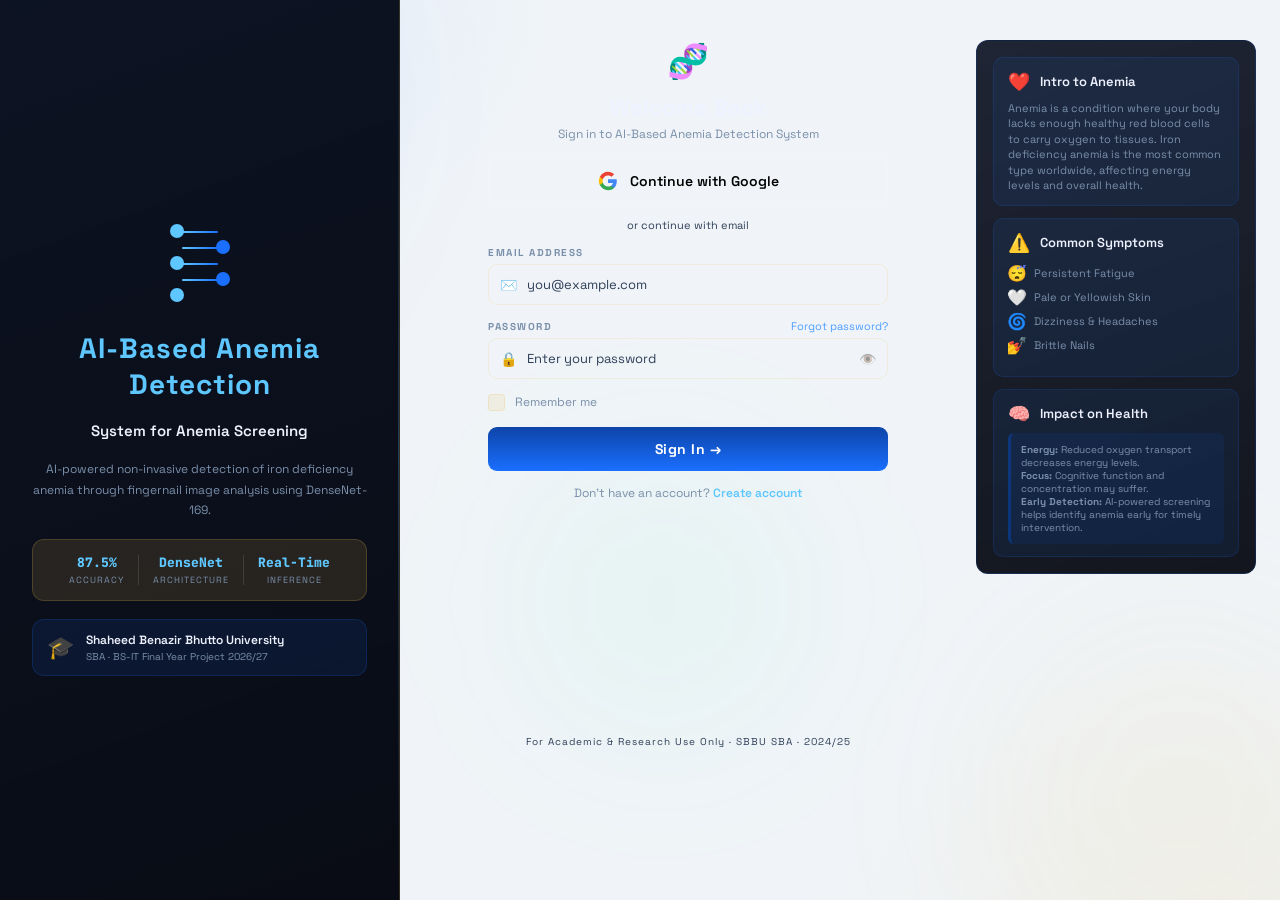
<file: login.html>
<!DOCTYPE html>
<html lang="en">
<head>
  <meta charset="UTF-8" />
  <meta name="viewport" content="width=device-width, initial-scale=1.0" />
  <title>AI-Based Anemia Detection System | Login</title>
  <link rel="stylesheet" href="login.css" />
  <link href="https://fonts.googleapis.com/css2?family=Space+Grotesk:wght@300;400;500;600;700&family=JetBrains+Mono:wght@400;600&display=swap" rel="stylesheet" />
  <style>
    /* ═══════════════════════════════════════════
       ANEMIA EDUCATION SECTION STYLES
    ═══════════════════════════════════════════ */

    .auth-panel {
      display: grid;
      grid-template-columns: 1fr 300px;
      gap: 30px;
      align-items: flex-start;
      padding: 40px 24px;
      overflow-y: auto;
      position: relative;
      min-height: 100vh;
    }

    .auth-form-wrapper {
      display: flex;
      flex-direction: column;
      align-items: center;
      justify-content: center;
      width: 100%;
    }

    .anemia-info-section {
      padding: 16px;
      display: flex;
      flex-direction: column;
      gap: 12px;
      animation: fadeInUp 0.6s ease-out;
      position: sticky;
      top: -10px;
      height: fit-content;
      background: linear-gradient(160deg, rgba(8,14,30,0.9) 0%, rgba(6,9,18,0.95) 100%);
      border: 1px solid rgba(0, 82, 204, 0.2);
      border-radius: 12px;
    }

    .anemia-card {
      background: rgba(26,111,255,0.08);
      border: 1px solid rgba(26,111,255,0.15);
      border-radius: 10px;
      padding: 12px 14px;
      animation: fadeInUp 0.6s ease-out;
    }

    .anemia-card:nth-child(2) {
      animation-delay: 0.1s;
    }

    .anemia-card:nth-child(3) {
      animation-delay: 0.2s;
    }

    .anemia-header {
      display: flex;
      align-items: center;
      gap: 10px;
      margin-bottom: 8px;
    }

    .anemia-header h3 {
      font-size: 13px;
      font-weight: 600;
      color: #eef2ff;
      margin: 0;
    }

    .anemia-header-icon {
      font-size: 18px;
      animation: heartbeat 1.5s ease-in-out infinite;
    }

    .anemia-desc {
      font-size: 11px;
      color: #7a8faa;
      line-height: 1.4;
      margin: 0;
    }

    .symptoms-list {
      list-style: none;
      margin: 10px 0;
      padding: 0;
      display: flex;
      flex-direction: column;
      gap: 6px;
    }

    .symptoms-list li {
      display: flex;
      align-items: center;
      gap: 8px;
      font-size: 11px;
      color: #7a8faa;
    }

    .symptom-icon {
      font-size: 16px;
      display: inline-flex;
      align-items: center;
      justify-content: center;
      width: 18px;
      height: 18px;
      transition: transform 0.3s ease, filter 0.3s ease;
    }

    .symptoms-list li:hover .symptom-icon {
      transform: scale(1.2) rotate(5deg);
      filter: brightness(1.2);
    }

    .impacts-box {
      background: rgba(0, 82, 204, 0.1);
      border-left: 3px solid rgba(0, 82, 204, 0.4);
      padding: 10px;
      border-radius: 6px;
    }

    .impacts-box p {
      margin: 0;
      font-size: 10px;
      color: #7a8faa;
      line-height: 1.3;
    }

    .blood-cell-animation {
      width: 50px;
      height: 50px;
      margin: 0 auto 8px;
    }

    @keyframes fadeInUp {
      from {
        opacity: 0;
        transform: translateY(20px);
      }
      to {
        opacity: 1;
        transform: translateY(0);
      }
    }

    @keyframes heartbeat {
      0%, 100% {
        transform: scale(1);
      }
      25% {
        transform: scale(1.1);
      }
      50% {
        transform: scale(1);
      }
    }

    /* Responsive Design */
    @media (max-width: 1400px) {
      .auth-panel {
        grid-template-columns: 1fr 280px;
        gap: 24px;
      }
    }

    @media (max-width: 1024px) {
      .auth-panel {
        grid-template-columns: 1fr;
        gap: 20px;
      }

      .anemia-info-section {
        order: -1;
        position: static;
        padding: 20px 0;
        display: grid;
        grid-template-columns: repeat(3, 1fr);
        gap: 12px;
      }

      .blood-cell-animation {
        grid-column: 1 / -1;
      }
    }

    @media (max-width: 768px) {
      .auth-panel {
        padding: 20px 12px 40px;
        min-height: auto;
      }

      .anemia-info-section {
        grid-template-columns: 1fr;
        padding: 16px 0;
      }

      .anemia-card {
        padding: 12px;
      }

      .anemia-header h3 {
        font-size: 13px;
      }

      .anemia-desc {
        font-size: 11px;
      }
    }
  </style>
</head>
<body>

  <div class="bg-blob blob1"></div>
  <div class="bg-blob blob2"></div>
  <div class="bg-blob blob3"></div>

  <div class="auth-wrapper">

    <!-- ══ LEFT: BRAND PANEL ══ -->
    <div class="brand-panel">
      <div class="brand-inner">

        <div class="dna-wrap">
          <div class="dna-dot dd1"></div>
          <div class="dna-dot dd2"></div>
          <div class="dna-dot dd3"></div>
          <div class="dna-dot dd4"></div>
          <div class="dna-dot dd5"></div>
          <div class="dna-line dl1"></div>
          <div class="dna-line dl2"></div>
          <div class="dna-line dl3"></div>
          <div class="dna-line dl4"></div>
        </div>

        <div class="brand-name">AI-Based Anemia Detection</div>
        <div class="brand-tag">System for Anemia Screening</div>
        <div class="brand-desc">AI-powered non-invasive detection of iron deficiency anemia through fingernail image analysis using DenseNet-169.</div>

        <div class="brand-stats">
          <div class="bstat"><div class="bstat-num">87.5%</div><div class="bstat-lbl">Accuracy</div></div>
          <div class="bstat-sep"></div>
          <div class="bstat"><div class="bstat-num">DenseNet</div><div class="bstat-lbl">Architecture</div></div>
          <div class="bstat-sep"></div>
          <div class="bstat"><div class="bstat-num">Real-Time</div><div class="bstat-lbl">Inference</div></div>
        </div>

        <div class="brand-uni">
          <span class="uni-ico">🎓</span>
          <div>
            <div class="uni-name">Shaheed Benazir Bhutto University</div>
            <div class="uni-sub">SBA · BS-IT Final Year Project 2026/27</div>
          </div>
        </div>

      </div>
    </div>

    <!-- ══ RIGHT: AUTH PANEL ══ -->
    <div class="auth-panel">

      <!-- AUTH FORMS WRAPPER -->
      <div class="auth-form-wrapper">

      <!-- LOGIN -->
      <div class="auth-card active" id="card-login">
        <div class="card-head">
          <span class="card-ico">🧬</span>
          <h1 class="card-title">Welcome Back</h1>
          <p class="card-sub">Sign in to AI-Based Anemia Detection System</p>
        </div>

        <button class="google-btn" onclick="googleAuth()">
          <svg width="20" height="20" viewBox="0 0 24 24">
            <path d="M22.56 12.25c0-.78-.07-1.53-.2-2.25H12v4.26h5.92c-.26 1.37-1.04 2.53-2.21 3.31v2.77h3.57c2.08-1.92 3.28-4.74 3.28-8.09z" fill="#4285F4"/>
            <path d="M12 23c2.97 0 5.46-.98 7.28-2.66l-3.57-2.77c-.98.66-2.23 1.06-3.71 1.06-2.86 0-5.29-1.93-6.16-4.53H2.18v2.84C3.99 20.53 7.7 23 12 23z" fill="#34A853"/>
            <path d="M5.84 14.09c-.22-.66-.35-1.36-.35-2.09s.13-1.43.35-2.09V7.07H2.18C1.43 8.55 1 10.22 1 12s.43 3.45 1.18 4.93l2.85-2.22.81-.62z" fill="#FBBC05"/>
            <path d="M12 5.38c1.62 0 3.06.56 4.21 1.64l3.15-3.15C17.45 2.09 14.97 1 12 1 7.7 1 3.99 3.47 2.18 7.07l3.66 2.84c.87-2.6 3.3-4.53 6.16-4.53z" fill="#EA4335"/>
          </svg>
          Continue with Google
        </button>

        <div class="or-line"><span>or continue with email</span></div>

        <div class="field">
          <label class="flbl">Email Address</label>
          <div class="fwrap"><span class="fico">✉️</span><input class="finput" id="l-email" type="email" placeholder="you@example.com" /></div>
        </div>

        <div class="field">
          <div class="flbl-row">
            <label class="flbl">Password</label>
            <span class="forgot-lnk" onclick="switchTo('forgot')">Forgot password?</span>
          </div>
          <div class="fwrap">
            <span class="fico">🔒</span>
            <input class="finput" id="l-pass" type="password" placeholder="Enter your password" />
            <span class="eye" onclick="toggleEye('l-pass',this)">👁️</span>
          </div>
        </div>

        <label class="chk-row">
          <input type="checkbox" id="l-rem" />
          <span class="chk-box"></span>
          <span class="chk-txt">Remember me</span>
        </label>

        <button class="sbtn" onclick="doLogin()">Sign In →</button>

        <p class="sw-row">Don't have an account? <span class="sw-lnk" onclick="switchTo('signup')">Create account</span></p>
      </div>

      <!-- SIGNUP -->
      <div class="auth-card" id="card-signup">
        <div class="card-head">
          <span class="card-ico">🧬</span>
          <h1 class="card-title">Create Account</h1>
          <p class="card-sub">Join AI-Based Anemia Detection Research Portal</p>
        </div>

        <button class="google-btn" onclick="googleAuth()">
          <svg width="20" height="20" viewBox="0 0 24 24">
            <path d="M22.56 12.25c0-.78-.07-1.53-.2-2.25H12v4.26h5.92c-.26 1.37-1.04 2.53-2.21 3.31v2.77h3.57c2.08-1.92 3.28-4.74 3.28-8.09z" fill="#4285F4"/>
            <path d="M12 23c2.97 0 5.46-.98 7.28-2.66l-3.57-2.77c-.98.66-2.23 1.06-3.71 1.06-2.86 0-5.29-1.93-6.16-4.53H2.18v2.84C3.99 20.53 7.7 23 12 23z" fill="#34A853"/>
            <path d="M5.84 14.09c-.22-.66-.35-1.36-.35-2.09s.13-1.43.35-2.09V7.07H2.18C1.43 8.55 1 10.22 1 12s.43 3.45 1.18 4.93l2.85-2.22.81-.62z" fill="#FBBC05"/>
            <path d="M12 5.38c1.62 0 3.06.56 4.21 1.64l3.15-3.15C17.45 2.09 14.97 1 12 1 7.7 1 3.99 3.47 2.18 7.07l3.66 2.84c.87-2.6 3.3-4.53 6.16-4.53z" fill="#EA4335"/>
          </svg>
          Sign up with Google
        </button>

        <div class="or-line"><span>or sign up with email</span></div>

        <div class="two-col">
          <div class="field">
            <label class="flbl">First Name</label>
            <div class="fwrap"><span class="fico">👤</span><input class="finput" id="s-fname" type="text" placeholder="Hassan" /></div>
          </div>
          <div class="field">
            <label class="flbl">Last Name</label>
            <div class="fwrap"><span class="fico">👤</span><input class="finput" id="s-lname" type="text" placeholder="Ali" /></div>
          </div>
        </div>

        <div class="field">
          <label class="flbl">Email Address</label>
          <div class="fwrap"><span class="fico">✉️</span><input class="finput" id="s-email" type="email" placeholder="you@example.com" /></div>
        </div>

        <div class="field">
          <label class="flbl">Role</label>
          <div class="fwrap">
            <span class="fico">🏥</span>
            <select class="finput fselect" id="s-role">
              <option>User</option><option>Administrator</option>
            </select>
          </div>
        </div>

        <div class="field">
          <label class="flbl">Password</label>
          <div class="fwrap">
            <span class="fico">🔒</span>
            <input class="finput" id="s-pass" type="password" placeholder="Min. 8 characters" oninput="strengthCheck(this.value)" />
            <span class="eye" onclick="toggleEye('s-pass',this)">👁️</span>
          </div>
          <div class="str-bar"><div class="str-fill" id="str-fill"></div></div>
          <div class="str-txt" id="str-txt"></div>
        </div>

        <div class="field">
          <label class="flbl">Confirm Password</label>
          <div class="fwrap">
            <span class="fico">🔒</span>
            <input class="finput" id="s-confirm" type="password" placeholder="Repeat password" />
            <span class="eye" onclick="toggleEye('s-confirm',this)">👁️</span>
          </div>
        </div>

        <label class="chk-row">
          <input type="checkbox" id="s-terms" />
          <span class="chk-box"></span>
          <span class="chk-txt">I agree to the <u>Terms of Use</u> and <u>Privacy Policy</u></span>
        </label>

        <button class="sbtn" onclick="doSignup()">Create Account →</button>

        <p class="sw-row">Already have an account? <span class="sw-lnk" onclick="switchTo('login')">Sign in</span></p>
      </div>

      <!-- FORGOT -->
      <div class="auth-card" id="card-forgot">
        <div class="card-head">
          <span class="card-ico">🔑</span>
          <h1 class="card-title">Reset Password</h1>
          <p class="card-sub">We'll send a reset link to your email</p>
        </div>

        <div class="field">
          <label class="flbl">Email Address</label>
          <div class="fwrap"><span class="fico">✉️</span><input class="finput" id="f-email" type="email" placeholder="you@example.com" /></div>
        </div>

        <button class="sbtn" onclick="doForgot()">Send Reset Link →</button>
        <p class="sw-row"><span class="sw-lnk" onclick="switchTo('login')">← Back to Sign In</span></p>
      </div>

      </div><!-- END: auth-form-wrapper -->

      <!-- ANEMIA INFO SECTION -->
      <div class="anemia-info-section">

        <!-- Intro to Anemia -->
        <div class="anemia-card">
          <div class="anemia-header">
            <span class="anemia-header-icon">❤️</span>
            <h3>Intro to Anemia</h3>
          </div>
          <p class="anemia-desc">
            Anemia is a condition where your body lacks enough healthy red blood cells to carry oxygen to tissues. Iron deficiency anemia is the most common type worldwide, affecting energy levels and overall health.
          </p>
        </div>

        <!-- Symptoms -->
        <div class="anemia-card">
          <div class="anemia-header">
            <span class="anemia-header-icon">⚠️</span>
            <h3>Common Symptoms</h3>
          </div>
          <ul class="symptoms-list">
            <li><span class="symptom-icon">😴</span> Persistent Fatigue</li>
            <li><span class="symptom-icon">🤍</span> Pale or Yellowish Skin</li>
            <li><span class="symptom-icon">🌀</span> Dizziness & Headaches</li>
            <li><span class="symptom-icon">💅</span> Brittle Nails</li>
          </ul>
        </div>

        <!-- Impact Section -->
        <div class="anemia-card">
          <div class="anemia-header">
            <span class="anemia-header-icon">🧠</span>
            <h3>Impact on Health</h3>
          </div>
          <div class="impacts-box">
            <p>
              <strong>Energy:</strong> Reduced oxygen transport decreases energy levels.<br/>
              <strong>Focus:</strong> Cognitive function and concentration may suffer.<br/>
              <strong>Early Detection:</strong> AI-powered screening helps identify anemia early for timely intervention.
            </p>
          </div>
        </div>
      </div>

      <div class="auth-footer">For Academic &amp; Research Use Only · SBBU SBA · 2024/25</div>

    </div>
  </div>

  <div id="toasts"></div>
  <script src="login.js"></script>
</body>
</html>
</file>
<file: login.css>
/* ═══════════════════════════════════════════
   NAILSCAN AI — login.css
   Dark Gold Theme · Login + Signup
═══════════════════════════════════════════ */

@import url('https://fonts.googleapis.com/css2?family=Space+Grotesk:wght@300;400;500;600;700&family=JetBrains+Mono:wght@400;600&display=swap');

:root {
  --bg:        #f0f4f8;
  --panel:     #ffffff;
  --gold:      #5fc7ff;
  --goldbrt:   #5fc7ff;
  --golddim:   rgba(232,184,75,0.12);
  --goldbdr:   rgba(232,184,75,0.20);
  --blue:      #1a6fff;
  --bluebrt:   #4d9eff;
  --bluedim:   rgba(26,111,255,0.10);
  --red:       #ff4060;
  --green:     #10d98a;
  --txtpri:    #eef2ff;
  --txtsec:    #7a8faa;
  --txtmut:    #2e3e58;
  --bdr:       rgba(244, 244, 244, 0.12);
  --r:         12px;
  --rsm:       9px;
  --font:      'Space Grotesk', sans-serif;
  --mono:      'JetBrains Mono', monospace;
  --t:         0.2s ease;
}

*, *::before, *::after { box-sizing: border-box; margin: 0; padding: 0; }
html, body { height: 100%; }

body {
  font-family: var(--font);
  background: var(--bg);
  color: var(--txtpri);
  min-height: 100vh;
  overflow-x: hidden;
  background-image:
    radial-gradient(ellipse 65% 55% at 5% 0%,   rgba(26,111,255,0.08) 0%, transparent 60%),
    radial-gradient(ellipse 55% 45% at 95% 100%, rgba(232,184,75,0.06) 0%, transparent 60%);
}

/* ── Scrollbar ── */
::-webkit-scrollbar { width: 4px; }
::-webkit-scrollbar-thumb { background: var(--goldbdr); border-radius: 99px; }

/* ════════════════════════════════════════════
   BACKGROUND BLOBS
════════════════════════════════════════════ */
.bg-blob {
  position: fixed;
  border-radius: 50%;
  filter: blur(80px);
  pointer-events: none;
  z-index: 0;
  animation: blobFloat ease-in-out infinite;
}
.blob1 { width:500px; height:500px; background:rgba(26,111,255,0.06);  top:-150px;  left:-150px;  animation-duration:20s; }
.blob2 { width:400px; height:400px; background:rgba(232,184,75,0.05);  bottom:-100px; right:-100px; animation-duration:25s; animation-delay:5s; }
.blob3 { width:300px; height:300px; background:rgba(16,217,138,0.04);  top:50%;     left:40%;    animation-duration:18s; animation-delay:10s; }
@keyframes blobFloat {
  0%,100% { transform: translate(0,0) scale(1); }
  33%      { transform: translate(20px,-20px) scale(1.05); }
  66%      { transform: translate(-15px,15px) scale(0.97); }
}

/* ════════════════════════════════════════════
   LAYOUT
════════════════════════════════════════════ */
.auth-wrapper {
  display: flex;
  min-height: 100vh;
  position: relative;
  z-index: 1;
}

/* ════════════════════════════════════════════
   LEFT — BRAND PANEL
════════════════════════════════════════════ */
.brand-panel {
  width: 400px;
  flex-shrink: 0;
  background: linear-gradient(160deg, rgba(8,14,30,0.98) 0%, rgba(6,9,18,0.99) 100%);
  border-right: 1px solid var(--goldbdr);
  display: flex;
  align-items: center;
  justify-content: center;
  padding: 40px 32px;
  position: sticky;
  top: 0;
  height: 100vh;
  overflow: hidden;
}
.brand-panel::after {
  content: '';
  position: absolute;
  top: 0; right: 0;
  width: 1px; height: 100%;
  background: linear-gradient(180deg, transparent 0%, var(--gold) 50%, transparent 100%);
  opacity: 0.25;
}

.brand-inner {
  display: flex;
  flex-direction: column;
  gap: 18px;
  width: 100%;
}

/* DNA */
.dna-wrap {
  position: relative;
  width: 64px;
  height: 84px;
  margin: 0 auto 4px;
}
.dna-dot {
  position: absolute;
  width: 14px; height: 14px;
  border-radius: 50%;
  animation: dnaPop 1.4s ease-in-out infinite;
}
.dd1{left:2px;  top:0px;  background:var(--gold);  animation-delay:0s;}
.dd2{right:2px; top:16px; background:var(--blue);  animation-delay:0.2s;}
.dd3{left:2px;  top:32px; background:var(--gold);  animation-delay:0.4s;}
.dd4{right:2px; top:48px; background:var(--blue);  animation-delay:0.6s;}
.dd5{left:2px;  top:64px; background:var(--gold);  animation-delay:0.8s;}
.dna-line {
  position: absolute;
  height: 2px; left:14px; right:14px;
  background: linear-gradient(90deg, var(--gold), var(--blue));
  border-radius: 99px;
  animation: dnaLine 1.4s ease-in-out infinite;
}
.dl1{top:7px;  animation-delay:0.1s;}
.dl2{top:23px; animation-delay:0.3s;}
.dl3{top:39px; animation-delay:0.5s;}
.dl4{top:55px; animation-delay:0.7s;}
@keyframes dnaPop  { 0%,100%{transform:scale(1); opacity:1;} 50%{transform:scale(1.3); opacity:0.6;} }
@keyframes dnaLine { 0%,100%{opacity:0.4; transform:scaleX(1);} 50%{opacity:1; transform:scaleX(0.6);} }

.brand-name {
  font-size: 28px;
  font-weight: 800;
  color: var(--gold);
  letter-spacing: 1px;
  text-align: center;
}
.brand-tag {
  font-size: 15px;
  font-weight: 600;
  color: var(--txtpri);
  text-align: center;
  line-height: 1.4;
}
.brand-desc {
  font-size: 12px;
  color: var(--txtsec);
  line-height: 1.7;
  text-align: center;
}

.brand-stats {
  display: flex;
  align-items: center;
  justify-content: center;
  gap: 14px;
  background: var(--golddim);
  border: 1px solid var(--goldbdr);
  border-radius: var(--r);
  padding: 14px 10px;
}
.bstat { text-align: center; }
.bstat-num { font-size: 13px; font-weight: 800; color: var(--goldbrt); font-family: var(--mono); }
.bstat-lbl { font-size: 9px; color: var(--txtsec); text-transform: uppercase; letter-spacing: 1px; margin-top: 3px; }
.bstat-sep { width: 1px; height: 30px; background: var(--bdr); }

.brand-uni {
  display: flex;
  align-items: center;
  gap: 12px;
  background: var(--bluedim);
  border: 1px solid rgba(26,111,255,0.18);
  border-radius: var(--r);
  padding: 12px 14px;
}
.uni-ico  { font-size: 22px; flex-shrink: 0; }
.uni-name { font-size: 12px; font-weight: 600; color: var(--txtpri); }
.uni-sub  { font-size: 10px; color: var(--txtsec); margin-top: 2px; }

/* ════════════════════════════════════════════
   RIGHT — AUTH PANEL
════════════════════════════════════════════ */
.auth-panel {
  flex: 1;
  display: flex;
  flex-direction: column;
  align-items: center;
  justify-content: center;
  padding: 40px 24px;
  overflow-y: auto;
  position: relative;
  min-height: 100vh;
}

/* ── Auth Card ── */
.auth-card {
  display: none;
  flex-direction: column;
  gap: 14px;
  width: 100%;
  max-width: 400px;
  animation: cardSlide 0.35s ease;
}
.auth-card.active { display: flex; }
@keyframes cardSlide {
  from { opacity: 0; transform: translateY(16px); }
  to   { opacity: 1; transform: translateY(0); }
}

/* Header */
.card-head { text-align: center; margin-bottom: 2px; }
.card-ico   { font-size: 34px; display: block; margin-bottom: 10px; }
.card-title { font-size: 22px; font-weight: 700; color: var(--txtpri); margin-bottom: 5px; }
.card-sub   { font-size: 12px; color: var(--txtsec); }

/* ── Google Button ── */
.google-btn {
  display: flex;
  align-items: center;
  justify-content: center;
  gap: 12px;
  width: 100%;
  padding: 12px 16px;
  background: rgba(255,255,255,0.05);
  border: 1px solid rgba(255,255,255,0.12);
  border-radius: var(--rsm);
  color: #000000;
  font-size: 14px;
  font-weight: 600;
  font-family: var(--font);
  cursor: pointer;
  transition: all var(--t);
}
.google-btn:hover {
  background: rgba(255,255,255,0.09);
  border-color: rgba(255,255,255,0.22);
  transform: translateY(-1px);
  box-shadow: 0 6px 20px rgba(0,0,0,0.3);
}
.google-btn:active { transform: translateY(0); }

/* ── OR Divider ── */
.or-line {
  display: flex;
  align-items: center;
  gap: 12px;
  color: var(--txtmut);
  font-size: 11px;
}
.or-line::before,
.or-line::after { content:''; flex:1; height:1px; background:var(--bdr); }

/* ── Field ── */
.field { display: flex; flex-direction: column; gap: 5px; }
.flbl {
  font-size: 10px;
  font-weight: 700;
  color: var(--txtsec);
  text-transform: uppercase;
  letter-spacing: 1.5px;
}
.flbl-row {
  display: flex;
  justify-content: space-between;
  align-items: center;
}
.forgot-lnk {
  font-size: 11px;
  color: var(--bluebrt);
  cursor: pointer;
  transition: color var(--t);
}
.forgot-lnk:hover { color: var(--gold); }

.fwrap {
  position: relative;
  display: flex;
  align-items: center;
}
.fico {
  position: absolute;
  left: 12px;
  font-size: 14px;
  pointer-events: none;
  z-index: 1;
  line-height: 1;
}
.finput {
  width: 100%;
  background: rgba(255,255,255,0.04);
  border: 1px solid rgba(232,184,75,0.16);
  border-radius: var(--rsm);
  padding: 11px 40px 11px 38px;
  font-size: 13px;
  color: var(--txtpri);
  font-family: var(--font);
  outline: none;
  transition: border-color var(--t), background var(--t), box-shadow var(--t);
}
.finput:focus {
  border-color: rgba(232,184,75,0.50);
  background: rgba(255,255,255,0.06);
  box-shadow: 0 0 0 3px rgba(232,184,75,0.07);
}
.finput::placeholder { color: var(--txtmut); }
.finput.err { border-color: rgba(255,64,96,0.55) !important; }
.finput.ok  { border-color: rgba(16,217,138,0.45); }
.fselect { cursor: pointer; }
.fselect option { background: var(--panel); color: var(--txtpri); }

.eye {
  position: absolute;
  right: 12px;
  font-size: 14px;
  cursor: pointer;
  opacity: 0.45;
  transition: opacity var(--t);
  user-select: none;
}
.eye:hover { opacity: 1; }

/* Two columns */
.two-col { display: grid; grid-template-columns: 1fr 1fr; gap: 10px; }

/* Password strength */
.str-bar  { height: 4px; background: rgba(255,255,255,0.05); border-radius: 99px; overflow: hidden; margin-top: 5px; }
.str-fill { height: 100%; width: 0%; border-radius: 99px; transition: width 0.4s ease, background 0.4s ease; }
.str-txt  { font-size: 10px; margin-top: 3px; font-weight: 600; }

/* Checkbox */
.chk-row {
  display: flex;
  align-items: flex-start;
  gap: 10px;
  cursor: pointer;
}
.chk-row input[type="checkbox"] { display: none; }
.chk-box {
  width: 17px; height: 17px;
  border: 1.5px solid var(--goldbdr);
  border-radius: 4px;
  background: var(--golddim);
  flex-shrink: 0;
  margin-top: 1px;
  display: flex;
  align-items: center;
  justify-content: center;
  transition: all var(--t);
  font-size: 10px;
  font-weight: 700;
  color: var(--bg);
}
.chk-row input:checked + .chk-box {
  background: var(--gold);
  border-color: var(--gold);
}
.chk-row input:checked + .chk-box::after { content: '✓'; }
.chk-txt { font-size: 12px; color: var(--txtsec); line-height: 1.5; }

/* Submit Button */
.sbtn {
  width: 100%;
  padding: 13px;
  background: linear-gradient(180deg, #0d44a8, #1a6fff);
  border: none;
  border-radius: var(--rsm);
  color: #fff;
  font-size: 14px;
  font-weight: 700;
  font-family: var(--font);
  cursor: pointer;
  transition: all var(--t);
  letter-spacing: 0.5px;
  margin-top: 2px;
}
.sbtn:hover  { opacity: 0.88; transform: translateY(-1px); box-shadow: 0 8px 28px rgba(26,111,255,0.28); }
.sbtn:active { transform: translateY(0); }

/* Switch row */
.sw-row  { text-align: center; font-size: 12px; color: var(--txtsec); }
.sw-lnk  { color: var(--gold); font-weight: 600; cursor: pointer; transition: color var(--t); }
.sw-lnk:hover { color: var(--goldbrt); text-decoration: underline; }

/* Footer */
.auth-footer {
  margin-top: 24px;
  font-size: 10px;
  color: var(--txtmut);
  text-align: center;
  letter-spacing: 1px;
}

/* ════════════════════════════════════════════
   TOAST NOTIFICATIONS
════════════════════════════════════════════ */
#toasts {
  position: fixed;
  bottom: 22px; right: 22px;
  z-index: 9999;
  display: flex;
  flex-direction: column;
  gap: 10px;
  pointer-events: none;
}
.toast {
  display: flex;
  align-items: center;
  gap: 10px;
  padding: 12px 16px;
  border-radius: var(--r);
  background: #ffffff;
  border: 1px solid rgba(37,99,235,0.15);
  border-left: 4px solid var(--blue);
  font-size: 12px;
  font-weight: 600;
  color: #1e3a5f;
  font-family: var(--font);
  min-width: 220px;
  max-width: 300px;
  box-shadow: 0 4px 20px rgba(37,99,235,0.15);
  pointer-events: all;
  animation: toastIn 0.3s ease;
}
.toast.success { border-left-color: #16a34a; }
.toast.error   { border-left-color: #dc2626; }
.toast.info    { border-left-color: #2563eb; }
.toast.warning { border-left-color: #d97706; }
.t-ico  { font-size: 16px; flex-shrink: 0; }
.t-msg  { flex: 1; line-height: 1.4; color: #1e3a5f; }
.toast.out { animation: toastOut 0.3s ease forwards; }
@keyframes toastIn  { from{opacity:0;transform:translateX(28px)} to{opacity:1;transform:translateX(0)} }
@keyframes toastOut { from{opacity:1;transform:translateX(0)} to{opacity:0;transform:translateX(28px)} }

/* ════════════════════════════════════════════
   RESPONSIVE
════════════════════════════════════════════ */
@media (max-width: 860px) {
  .brand-panel { width: 320px; padding: 30px 22px; }
}
@media (max-width: 650px) {
  body { overflow-y: auto; }
  .auth-wrapper { flex-direction: column; }
  .brand-panel {
    width: 100%;
    height: auto;
    position: static;
    border-right: none;
    border-bottom: 1px solid var(--goldbdr);
    padding: 28px 20px 22px;
  }
  .brand-desc { display: none; }
  .brand-inner { gap: 12px; }
  .auth-panel { padding: 28px 16px 40px; min-height: auto; }
}
</file>
